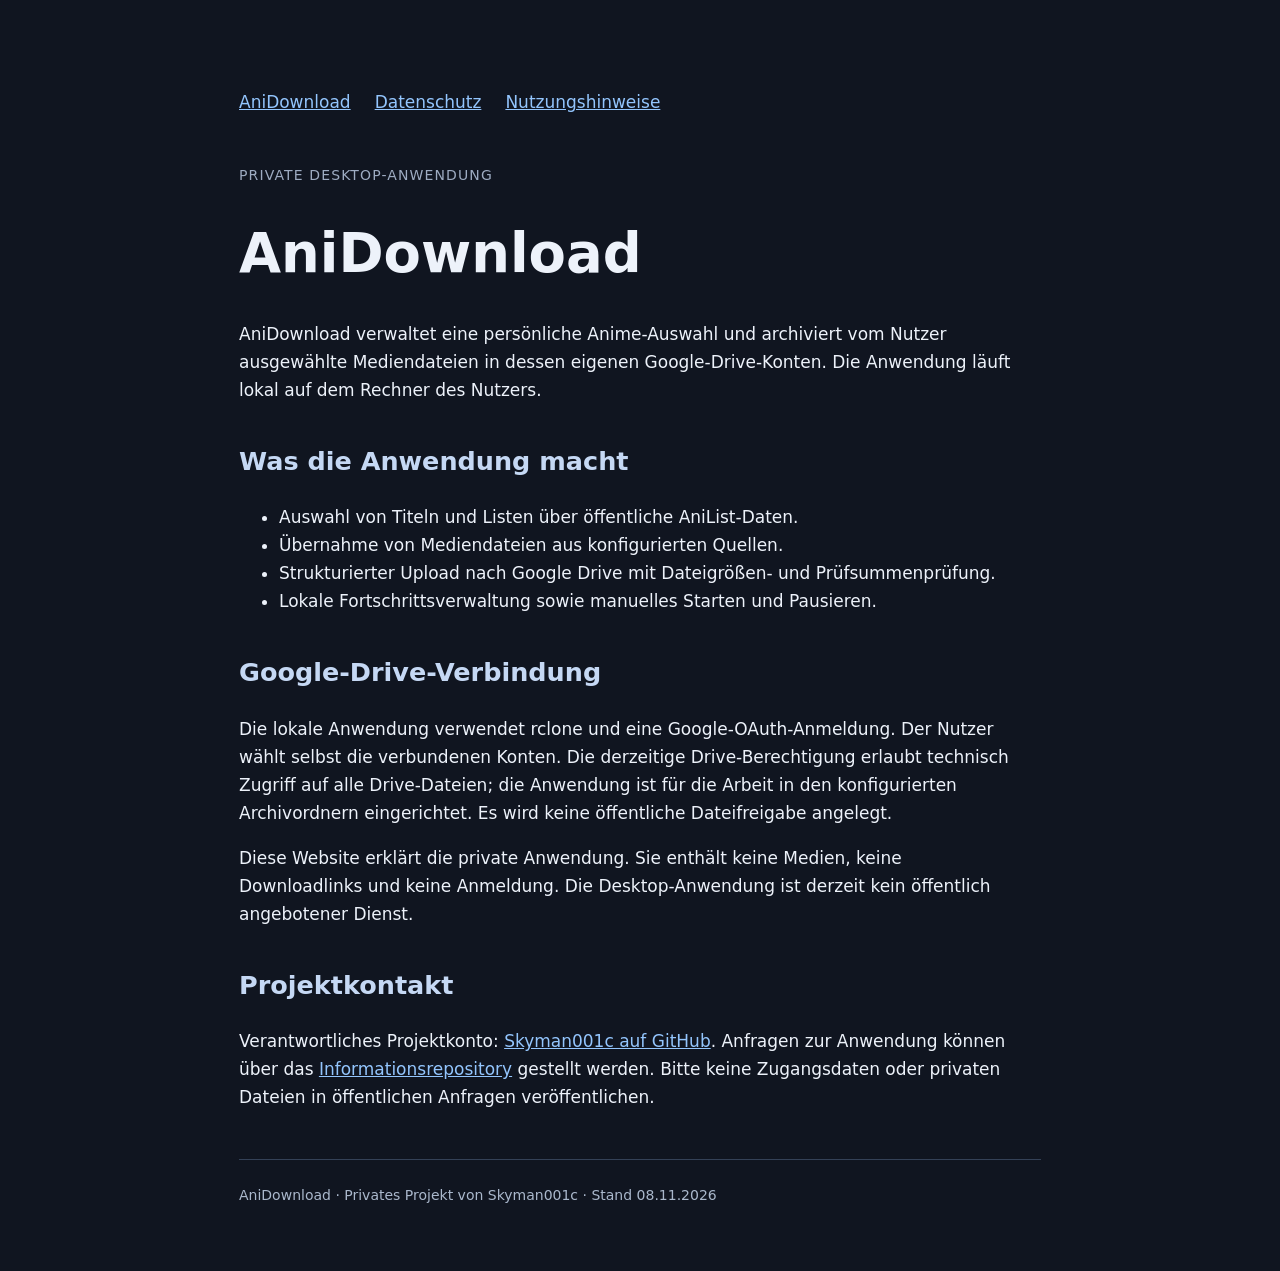
<file: index.html>
<!doctype html><html lang="de"><head><meta charset="utf-8"><meta name="viewport" content="width=device-width,initial-scale=1"><title>AniDownload</title><link rel="stylesheet" href="style.css"></head><body><main><nav aria-label="Navigation"><a href="index.html">AniDownload</a><a href="privacy.html">Datenschutz</a><a href="terms.html">Nutzungshinweise</a></nav><p class="tag">Private Desktop-Anwendung</p><h1>AniDownload</h1><p>AniDownload verwaltet eine persönliche Anime-Auswahl und archiviert vom Nutzer ausgewählte Mediendateien in dessen eigenen Google-Drive-Konten. Die Anwendung läuft lokal auf dem Rechner des Nutzers.</p><h2>Was die Anwendung macht</h2><ul><li>Auswahl von Titeln und Listen über öffentliche AniList-Daten.</li><li>Übernahme von Mediendateien aus konfigurierten Quellen.</li><li>Strukturierter Upload nach Google Drive mit Dateigrößen- und Prüfsummenprüfung.</li><li>Lokale Fortschrittsverwaltung sowie manuelles Starten und Pausieren.</li></ul><h2>Google-Drive-Verbindung</h2><p>Die lokale Anwendung verwendet rclone und eine Google-OAuth-Anmeldung. Der Nutzer wählt selbst die verbundenen Konten. Die derzeitige Drive-Berechtigung erlaubt technisch Zugriff auf alle Drive-Dateien; die Anwendung ist für die Arbeit in den konfigurierten Archivordnern eingerichtet. Es wird keine öffentliche Dateifreigabe angelegt.</p><p>Diese Website erklärt die private Anwendung. Sie enthält keine Medien, keine Downloadlinks und keine Anmeldung. Die Desktop-Anwendung ist derzeit kein öffentlich angebotener Dienst.</p><h2>Projektkontakt</h2><p>Verantwortliches Projektkonto: <a href="https://github.com/Skyman001c">Skyman001c auf GitHub</a>. Anfragen zur Anwendung können über das <a href="https://github.com/Skyman001c/anidownload-info/issues">Informationsrepository</a> gestellt werden. Bitte keine Zugangsdaten oder privaten Dateien in öffentlichen Anfragen veröffentlichen.</p><footer>AniDownload · Privates Projekt von Skyman001c · Stand 08.11.2026</footer></main></body></html>
</file>
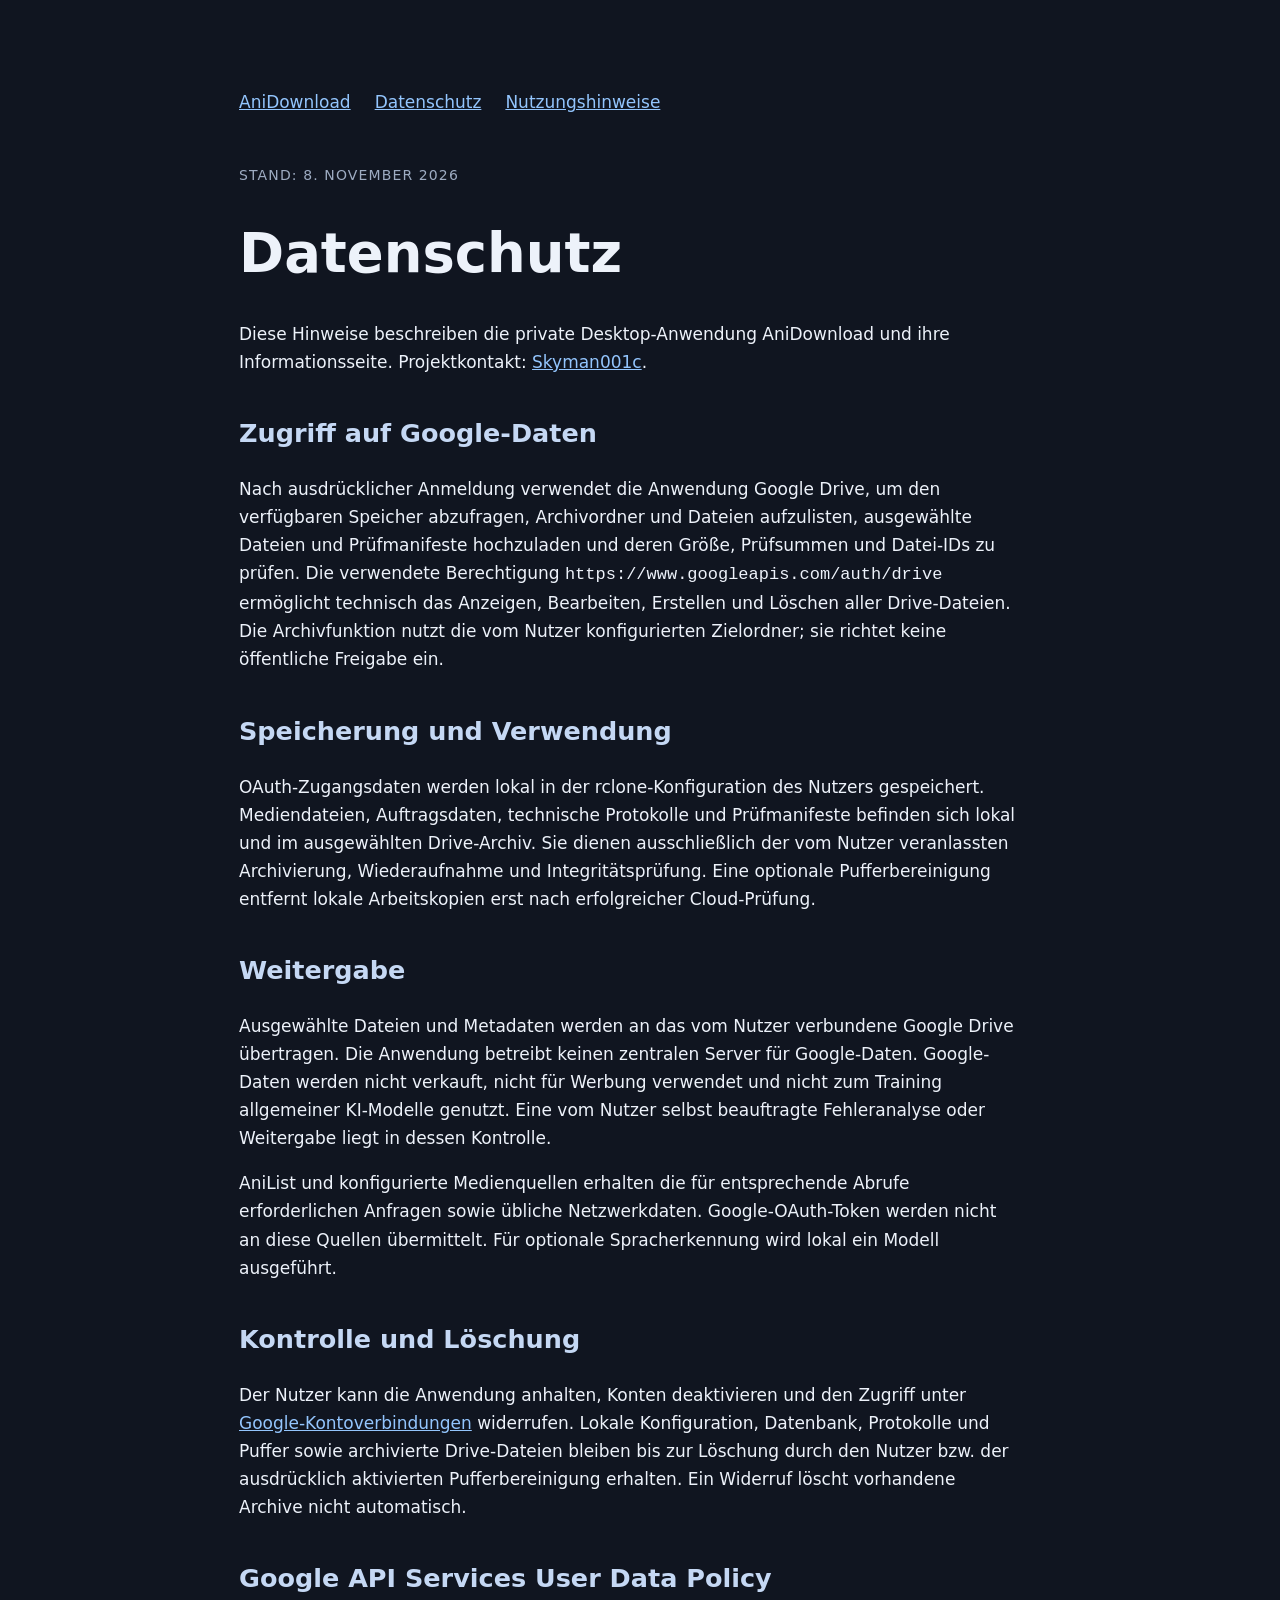
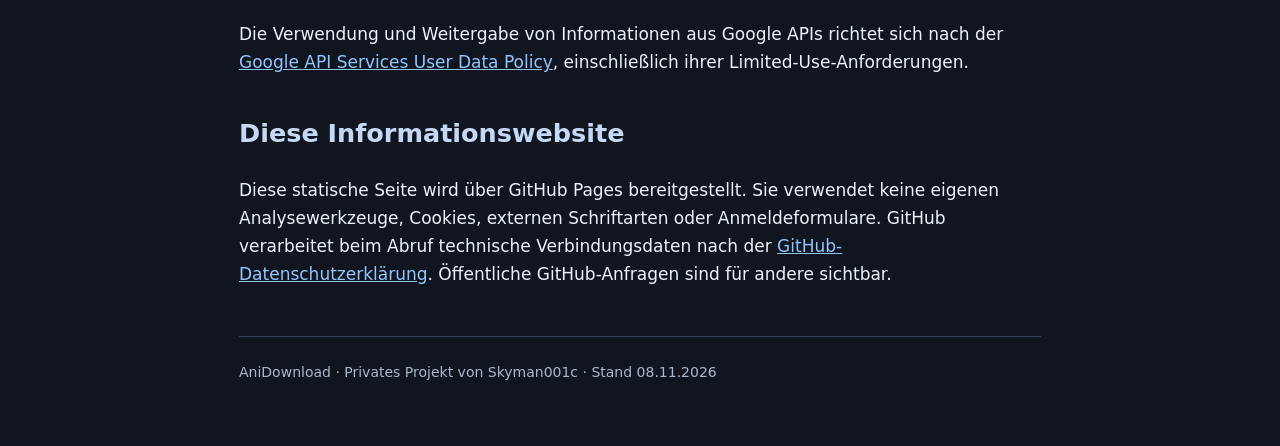
<file: privacy.html>
<!doctype html><html lang="de"><head><meta charset="utf-8"><meta name="viewport" content="width=device-width,initial-scale=1"><title>Datenschutz · AniDownload</title><link rel="stylesheet" href="style.css"></head><body><main><nav aria-label="Navigation"><a href="index.html">AniDownload</a><a href="privacy.html">Datenschutz</a><a href="terms.html">Nutzungshinweise</a></nav><p class="tag">Stand: 8. November 2026</p><h1>Datenschutz</h1><p>Diese Hinweise beschreiben die private Desktop-Anwendung AniDownload und ihre Informationsseite. Projektkontakt: <a href="https://github.com/Skyman001c/anidownload-info/issues">Skyman001c</a>.</p><h2>Zugriff auf Google-Daten</h2><p>Nach ausdrücklicher Anmeldung verwendet die Anwendung Google Drive, um den verfügbaren Speicher abzufragen, Archivordner und Dateien aufzulisten, ausgewählte Dateien und Prüfmanifeste hochzuladen und deren Größe, Prüfsummen und Datei-IDs zu prüfen. Die verwendete Berechtigung <code>https://www.googleapis.com/auth/drive</code> ermöglicht technisch das Anzeigen, Bearbeiten, Erstellen und Löschen aller Drive-Dateien. Die Archivfunktion nutzt die vom Nutzer konfigurierten Zielordner; sie richtet keine öffentliche Freigabe ein.</p><h2>Speicherung und Verwendung</h2><p>OAuth-Zugangsdaten werden lokal in der rclone-Konfiguration des Nutzers gespeichert. Mediendateien, Auftragsdaten, technische Protokolle und Prüfmanifeste befinden sich lokal und im ausgewählten Drive-Archiv. Sie dienen ausschließlich der vom Nutzer veranlassten Archivierung, Wiederaufnahme und Integritätsprüfung. Eine optionale Pufferbereinigung entfernt lokale Arbeitskopien erst nach erfolgreicher Cloud-Prüfung.</p><h2>Weitergabe</h2><p>Ausgewählte Dateien und Metadaten werden an das vom Nutzer verbundene Google Drive übertragen. Die Anwendung betreibt keinen zentralen Server für Google-Daten. Google-Daten werden nicht verkauft, nicht für Werbung verwendet und nicht zum Training allgemeiner KI-Modelle genutzt. Eine vom Nutzer selbst beauftragte Fehleranalyse oder Weitergabe liegt in dessen Kontrolle.</p><p>AniList und konfigurierte Medienquellen erhalten die für entsprechende Abrufe erforderlichen Anfragen sowie übliche Netzwerkdaten. Google-OAuth-Token werden nicht an diese Quellen übermittelt. Für optionale Spracherkennung wird lokal ein Modell ausgeführt.</p><h2>Kontrolle und Löschung</h2><p>Der Nutzer kann die Anwendung anhalten, Konten deaktivieren und den Zugriff unter <a href="https://myaccount.google.com/connections">Google-Kontoverbindungen</a> widerrufen. Lokale Konfiguration, Datenbank, Protokolle und Puffer sowie archivierte Drive-Dateien bleiben bis zur Löschung durch den Nutzer bzw. der ausdrücklich aktivierten Pufferbereinigung erhalten. Ein Widerruf löscht vorhandene Archive nicht automatisch.</p><h2>Google API Services User Data Policy</h2><p>Die Verwendung und Weitergabe von Informationen aus Google APIs richtet sich nach der <a href="https://developers.google.com/terms/api-services-user-data-policy">Google API Services User Data Policy</a>, einschließlich ihrer Limited-Use-Anforderungen.</p><h2>Diese Informationswebsite</h2><p>Diese statische Seite wird über GitHub Pages bereitgestellt. Sie verwendet keine eigenen Analysewerkzeuge, Cookies, externen Schriftarten oder Anmeldeformulare. GitHub verarbeitet beim Abruf technische Verbindungsdaten nach der <a href="https://docs.github.com/site-policy/privacy-policies/github-general-privacy-statement">GitHub-Datenschutzerklärung</a>. Öffentliche GitHub-Anfragen sind für andere sichtbar.</p><footer>AniDownload · Privates Projekt von Skyman001c · Stand 08.11.2026</footer></main></body></html>
</file>
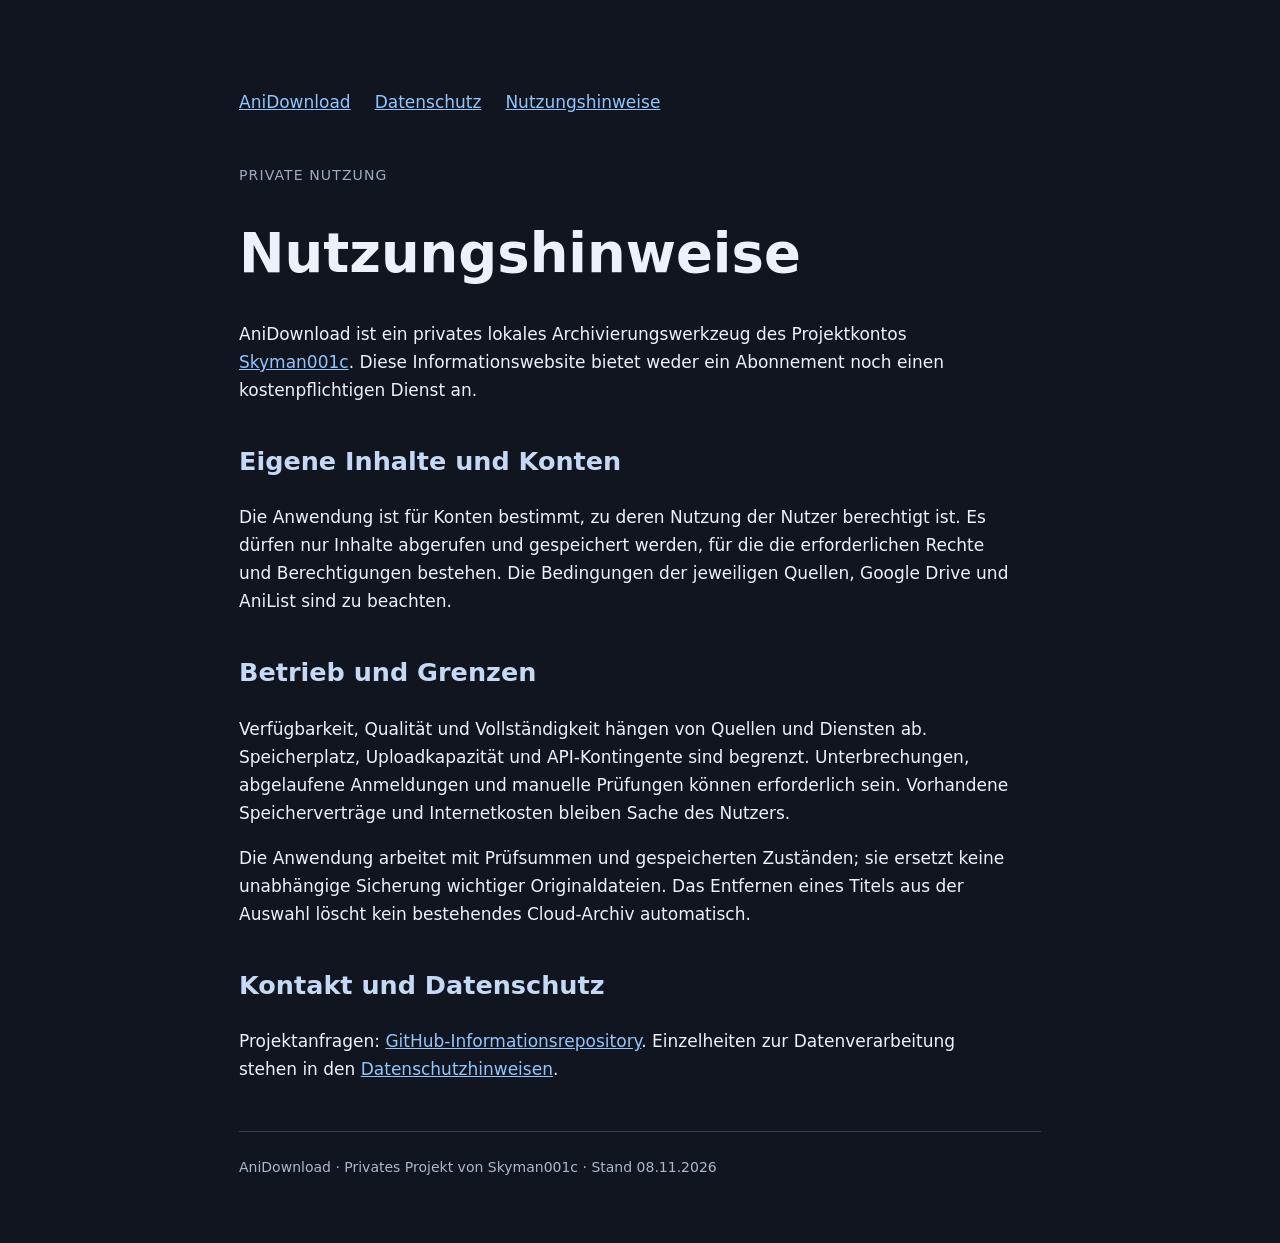
<file: terms.html>
<!doctype html><html lang="de"><head><meta charset="utf-8"><meta name="viewport" content="width=device-width,initial-scale=1"><title>Nutzungshinweise · AniDownload</title><link rel="stylesheet" href="style.css"></head><body><main><nav aria-label="Navigation"><a href="index.html">AniDownload</a><a href="privacy.html">Datenschutz</a><a href="terms.html">Nutzungshinweise</a></nav><p class="tag">Private Nutzung</p><h1>Nutzungshinweise</h1><p>AniDownload ist ein privates lokales Archivierungswerkzeug des Projektkontos <a href="https://github.com/Skyman001c">Skyman001c</a>. Diese Informationswebsite bietet weder ein Abonnement noch einen kostenpflichtigen Dienst an.</p><h2>Eigene Inhalte und Konten</h2><p>Die Anwendung ist für Konten bestimmt, zu deren Nutzung der Nutzer berechtigt ist. Es dürfen nur Inhalte abgerufen und gespeichert werden, für die die erforderlichen Rechte und Berechtigungen bestehen. Die Bedingungen der jeweiligen Quellen, Google Drive und AniList sind zu beachten.</p><h2>Betrieb und Grenzen</h2><p>Verfügbarkeit, Qualität und Vollständigkeit hängen von Quellen und Diensten ab. Speicherplatz, Uploadkapazität und API-Kontingente sind begrenzt. Unterbrechungen, abgelaufene Anmeldungen und manuelle Prüfungen können erforderlich sein. Vorhandene Speicherverträge und Internetkosten bleiben Sache des Nutzers.</p><p>Die Anwendung arbeitet mit Prüfsummen und gespeicherten Zuständen; sie ersetzt keine unabhängige Sicherung wichtiger Originaldateien. Das Entfernen eines Titels aus der Auswahl löscht kein bestehendes Cloud-Archiv automatisch.</p><h2>Kontakt und Datenschutz</h2><p>Projektanfragen: <a href="https://github.com/Skyman001c/anidownload-info/issues">GitHub-Informationsrepository</a>. Einzelheiten zur Datenverarbeitung stehen in den <a href="privacy.html">Datenschutzhinweisen</a>.</p><footer>AniDownload · Privates Projekt von Skyman001c · Stand 08.11.2026</footer></main></body></html>
</file>
<file: style.css>
*{box-sizing:border-box}body{margin:0;background:#101520;color:#edf2fa;font:17px/1.65 system-ui,sans-serif}main{max-width:850px;margin:auto;padding:64px 24px}nav{display:flex;gap:24px;flex-wrap:wrap;margin:24px 0 48px}a{color:#93c5fd}h1{font-size:clamp(2rem,6vw,3.4rem);line-height:1.1}h2{margin-top:36px;color:#c5d8f4}p,li{max-width:72ch}.tag{color:#9eacc2;font-size:14px;letter-spacing:.08em;text-transform:uppercase}footer{border-top:1px solid #344157;margin-top:48px;padding-top:24px;color:#aab8cc;font-size:14px}
</file>
